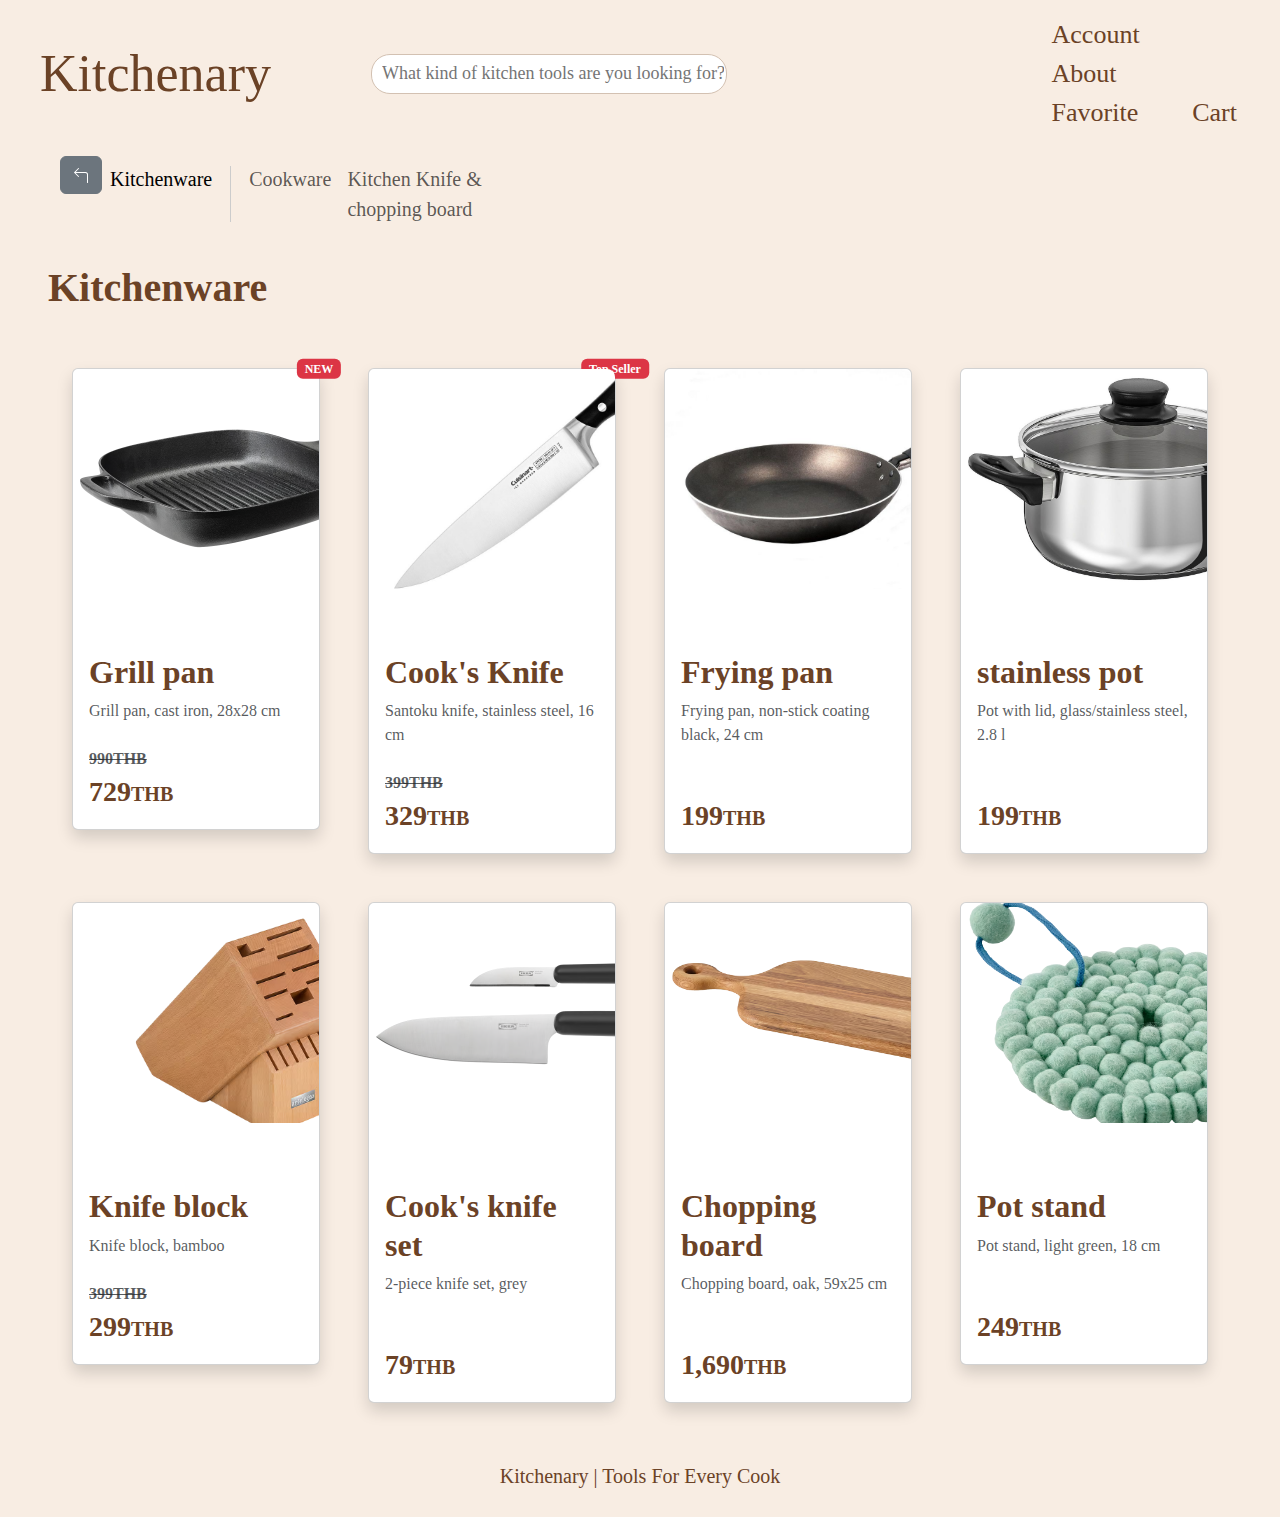
<file: my1stcategory.html>
<!DOCTYPE html>
<html lang="en">
<head>
    <meta charset="UTF-8">
    <meta name="viewport" content="width=device-width, initial-scale=1.0">
    <link href="https://cdn.jsdelivr.net/npm/bootstrap@5.3.2/dist/css/bootstrap.min.css" rel="stylesheet">
    <link rel="stylesheet" href="mystyle.css">
    <title>1stcategory</title>
</head>
<body class="stcategory">
    <header>
        <a href="index.html">Kitchenary</a>
        <input type="text" placeholder="What kind of kitchen tools are you looking for?">
        <div class="A">
            <a href="#">Account</a>
            <a href="#">About</a>
            <a href="#">Favorite</a>
            <a href="#">Cart</a>
        </div>
    </header>

    <nav class="navbar navbar-expand-lg ms-5 mt-3 fs-5">
        <div class="container-fluid">
            <div class="collapse navbar-collapse" id="navbarNav">
                <ul class="navbar-nav">
                    <li>
                        <a href="index.html">
                            <button type="button" class="btn btn-secondary">
                                <svg xmlns="http://www.w3.org/2000/svg" width="16" height="16" fill="currentColor" class="bi bi-arrow-90deg-left" viewBox="0 0 16 16">
                                    <path fill-rule="evenodd" d="M1.146 4.854a.5.5 0 0 1 0-.708l4-4a.5.5 0 1 1 .708.708L2.707 4H12.5A2.5 2.5 0 0 1 15 6.5v8a.5.5 0 0 1-1 0v-8A1.5 1.5 0 0 0 12.5 5H2.707l3.147 3.146a.5.5 0 1 1-.708.708z"/>
                                </svg>
                            </button>
                        </a>
                    </li>
                    <li class="nav-item">
                        <a class="nav-link active" aria-current="page" href="my1stcategory.html">Kitchenware</a>
                    </li>
                    <div class="divider"></div>
                    <li class="nav-item">
                        <a class="nav-link" href="my2ndcategory.html">Cookware</a>
                    </li>
                    <li class="nav-item">
                        <a class="nav-link" href="my3rdcategory.html">Kitchen Knife & <br>chopping board</a>
                    </li>
                </ul>
            </div>
        </div>
    </nav>

    <section class="stcategory">
        <h1 class="mx-5 fw-bold mt-4">Kitchenware</h1>
        <div class="row row-cols-1 row-cols-lg-4 row-cols-md-2 g-5 m-5 mt-2">

                <div class="col">
                    <a href="#" class="products">
                        <div class="card shadow">
                            <span class="position-absolute top-0 start-100 translate-middle badge round-pill bg-danger">NEW</span>
                            <div class="img-wrap">
                                <img src="resources/grill_pan.png" class="bottom card-img-top" alt="grill_pan">
                                <img src="resources/grill_pan_hover.png" class="top card-img-top" alt="grill_pan_hover">
                            </div>
                            <div class="card-body mt-5 ">
                                <h4 class="card-title fw-bold fs-2">Grill pan</h4>
                                <p class="text-muted">Grill pan, cast iron, 28x28 cm</p>
                                <p class="text-muted mt-4 mb-0 text-decoration-line-through fw-semibold">990THB</p>
                                <p class="card-text"><span class="fw-bold fs-3">729</span><span class="fs-5 fw-semibold">THB</span></p>
                            </div>
                        </div>
                    </a>
                </div>

                <div class="col">
                    <a href="#" class="products">
                        <div class="card shadow">
                            <span class="position-absolute top-0 start-100 translate-middle badge round-pill bg-danger">Top Seller</span>
                            <div class="img-wrap">
                                <img src="resources/knife.jpg" class="card-img-top" alt="knife">
                                <img src="resources/knife_hover.png" class="top card-img-top" alt="knife_hover">
                            </div>
                            <div class="card-body mt-5">
                                <h4 class="card-title fw-bold fs-2">Cook's Knife</h4>
                                <p class="text-muted">Santoku knife, stainless steel, 16 cm</p>
                                <p class="text-muted mt-4 mb-0 text-decoration-line-through fw-semibold">399THB</p>
                                <p class="card-text"><span class="fw-bold fs-3">329</span><span class="fs-5 fw-semibold">THB</span></p>
                            </div>
                        </div>
                    </a>
                </div>

                <div class="col">
                    <a href="#" class="products">
                        <div class="card shadow">
                            <div class="img-wrap">
                                <img src="resources/pan.jpg" class="card-img-top" alt="pan">
                                <img src="resources/pan_hover.jpg" class="top card-img-top" alt="pan_hover">
                            </div>
                            <div class="card-body mt-5">
                                <h4 class="card-title fw-bold fs-2">Frying pan</h4>
                                <p class="text-muted">Frying pan, non-stick coating black, 24 cm</p>
                                <p class="text-muted mt-4 mb-0 fw-semibold">&nbsp;</p>
                                <p class="card-text"><span class="fw-bold fs-3">199</span><span class="fs-5 fw-semibold">THB</span></p>
                            </div>
                        </div>
                    </a>
                </div>
            
                <div class="col">
                    <a href="#" class="products">
                        <div class="card shadow">
                            <div class="img-wrap">
                                <img src="resources/stainless_pot.jpg" class="card-img-top" alt="stainless_pot">
                                <img src="resources/stainless_pot_hover.jpg" class="top card-img-top" alt="stainless_pot_hover">
                            </div>
                            <div class="card-body mt-5">
                                <h4 class="card-title fw-bold fs-2">stainless pot</h4>
                                <p class="text-muted">Pot with lid, glass/stainless steel, 2.8 l</p>
                                <p class="text-muted mt-4 mb-0 fw-semibold">&nbsp;</p>
                                <p class="card-text"><span class="fw-bold fs-3">199</span><span class="fs-5 fw-semibold">THB</span></p>
                            </div>
                        </div>
                    </a>
                </div>
                
                <div class="col">
                    <a href="#" class="products">
                        <div class="card shadow">
                            <div class="img-wrap">
                                <img src="resources/knife_block.png" class="card-img-top" alt="knife_block">
                                <img src="resources/knife_block_hover.jpg" class="top card-img-top" alt="knife_block_hover">
                            </div>
                            <div class="card-body mt-5">
                                <h4 class="card-title fw-bold fs-2">Knife block</h4>
                                <p class="text-muted">Knife block, bamboo</p>
                                <p class="text-muted mt-4 mb-0 text-decoration-line-through fw-semibold">399THB</p>
                                <p class="card-text"><span class="fw-bold fs-3">299</span><span class="fs-5 fw-semibold">THB</span></p>
                            </div>
                        </div>
                    </a>
                </div>
                
                <div class="col">
                    <a href="#" class="products">
                        <div class="card shadow">
                            <div class="img-wrap">
                                <img src="resources/knife-set.png" class="card-img-top" alt="knife-set">
                                <img src="resources/knife_set_hover.png" class="top card-img-top" alt="knife_set_hover">
                            </div>
                            <div class="card-body mt-5">
                                <h4 class="card-title fw-bold fs-2">Cook's knife set</h4>
                                <p class="text-muted">2-piece knife set, grey</p>
                                <p class="text-muted mt-4 mb-0 fw-semibold">&nbsp;</p>
                                <p class="card-text"><span class="fw-bold fs-3">79</span><span class="fs-5 fw-semibold">THB</span></p>
                            </div>
                        </div>
                    </a>
                </div>

                <div class="col">
                    <a href="#" class="products">
                        <div class="card shadow">
                            <div class="img-wrap">
                                <img src="resources/chopping_board.png" class="card-img-top" alt="chopping_board">
                                <img src="resources/chopping_board_hover.jpg" class="top card-img-top" alt="chopping_board_hover">
                            </div>
                            <div class="card-body mt-5">
                                <h4 class="card-title fw-bold fs-2">Chopping board</h4>
                                <p class="text-muted">Chopping board, oak, 59x25 cm</p>
                                <p class="text-muted mt-4 mb-0 fw-semibold">&nbsp;</p>
                                <p class="card-text"><span class="fw-bold fs-3">1,690</span><span class="fs-5 fw-semibold">THB</span></p>
                            </div>
                        </div>
                    </a>
                </div>

                <div class="col">
                    <a href="#" class="products">
                        <div class="card shadow">
                            <div class="img-wrap">
                                <img src="resources/pot_stand.png" class="card-img-top" alt="pot_stand">
                                <img src="resources/pot_stand_hover.png" class="top card-img-top" alt="pot_stand_hover">
                            </div>
                            <div class="card-body mt-5">
                                <h4 class="card-title fw-bold fs-2">Pot stand</h4>
                                <p class="text-muted">Pot stand, light green, 18 cm</p>
                                <p class="text-muted mt-4 mb-0 fw-semibold">&nbsp;</p>
                                <p class="card-text"><span class="fw-bold fs-3">249</span><span class="fs-5 fw-semibold">THB</span></p>
                            </div>
                        </div>
                    </a>
                </div>
        </div>
    </section>

    <footer>
        <p>Kitchenary | Tools For Every Cook</p>
    </footer>
</body>
</html>
</file>
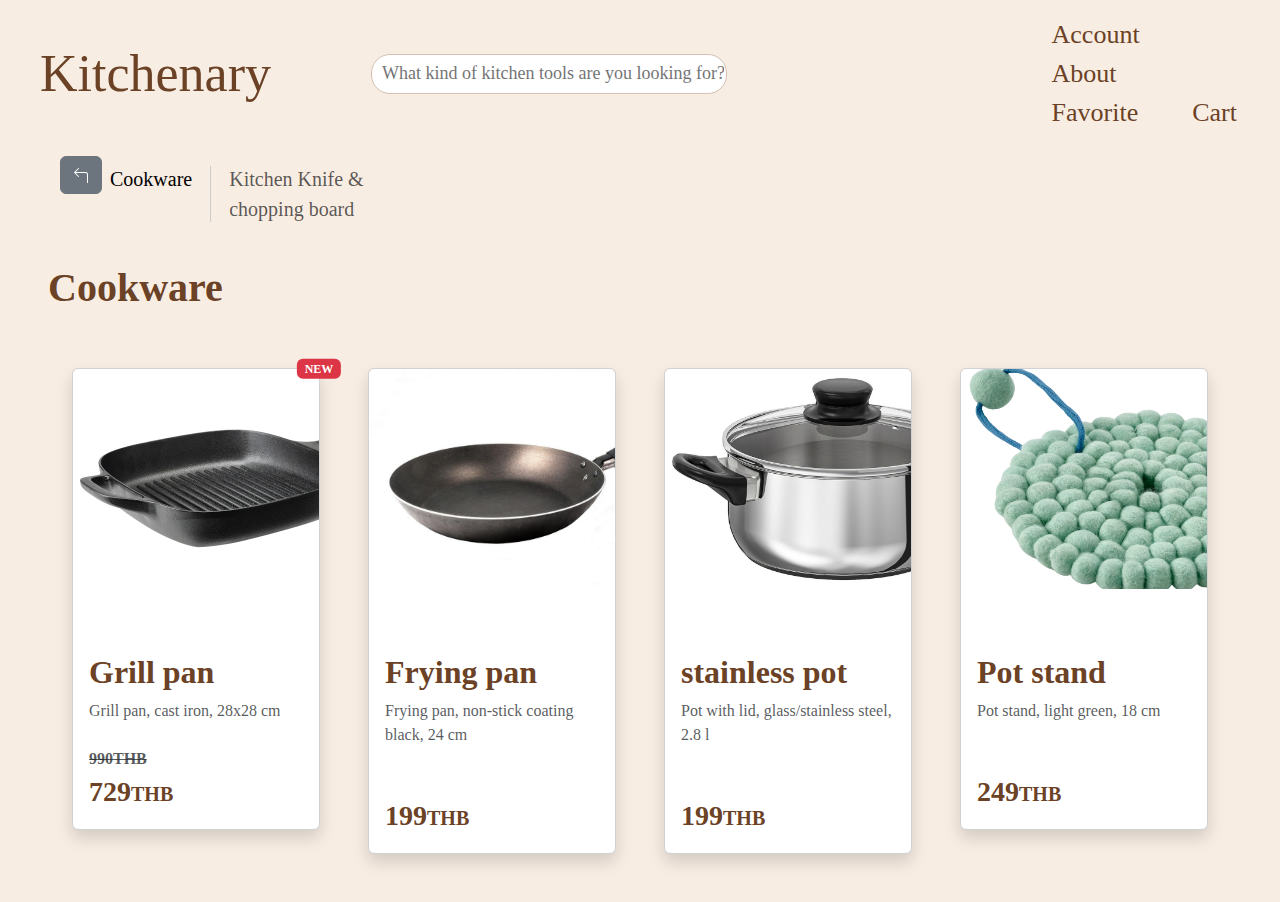
<file: my2ndcategory.html>
<!DOCTYPE html>
<html lang="en">
<head>
    <meta charset="UTF-8">
    <meta name="viewport" content="width=device-width, initial-scale=1.0">
    <link href="https://cdn.jsdelivr.net/npm/bootstrap@5.3.2/dist/css/bootstrap.min.css" rel="stylesheet">
    <link rel="stylesheet" href="mystyle.css">
    <title>2ndcategory</title>
</head>
<body class="ndcategory">

    <header>
        <a href="index.html">Kitchenary</a>
        <input type="text" placeholder="What kind of kitchen tools are you looking for?">
        <div class="A">
            <a href="#">Account</a>
            <a href="#">About</a>
            <a href="#">Favorite</a>
            <a href="#">Cart</a>
        </div>
    </header>

    <nav class="navbar navbar-expand-lg ms-5 mt-3 fs-5">
        <div class="container-fluid">
            <div class="collapse navbar-collapse" id="navbarNav">
                <ul class="navbar-nav">
                    <li>
                        <a href="my1stcategory.html">
                            <button type="button" class="btn btn-secondary">
                                <svg xmlns="http://www.w3.org/2000/svg" width="16" height="16" fill="currentColor" class="bi bi-arrow-90deg-left" viewBox="0 0 16 16">
                                    <path fill-rule="evenodd" d="M1.146 4.854a.5.5 0 0 1 0-.708l4-4a.5.5 0 1 1 .708.708L2.707 4H12.5A2.5 2.5 0 0 1 15 6.5v8a.5.5 0 0 1-1 0v-8A1.5 1.5 0 0 0 12.5 5H2.707l3.147 3.146a.5.5 0 1 1-.708.708z"/>
                                </svg>
                            </button>
                        </a>
                    </li>
                    <li class="nav-item">
                        <a class="nav-link active" aria-current="page" href="my2ndcategory.html">Cookware</a>
                    </li>
                    <div class="divider"></div>
                    <li class="nav-item">
                        <a class="nav-link" href="#">Kitchen Knife & <br>chopping board</a>
                    </li>
                </ul>
            </div>
        </div>
    </nav>

    <section class="ndcategory">
        <h1 class="mx-5 fw-bold mt-4">Cookware</h1>
        <div class="row row-cols-1 row-cols-lg-4 row-cols-md-2 g-5 m-5 mt-2">

                <div class="col">
                    <a href="#" class="products">
                        <div class="card shadow">
                            <span class="position-absolute top-0 start-100 translate-middle badge round-pill bg-danger">NEW</span>
                            <div class="img-wrap">
                                <img src="resources/grill_pan.png" class="bottom card-img-top" alt="grill_pan">
                                <img src="resources/grill_pan_hover.png" class="top card-img-top" alt="grill_pan_hover">
                            </div>
                            <div class="card-body mt-5 ">
                                <h4 class="card-title fw-bold fs-2">Grill pan</h4>
                                <p class="text-muted">Grill pan, cast iron, 28x28 cm</p>
                                <p class="text-muted mt-4 mb-0 text-decoration-line-through fw-semibold">990THB</p>
                                <p class="card-text"><span class="fw-bold fs-3">729</span><span class="fs-5 fw-semibold">THB</span></p>
                            </div>
                        </div>
                    </a>
                </div>

                <div class="col">
                    <a href="#" class="products">
                        <div class="card shadow">
                            <div class="img-wrap">
                                <img src="resources/pan.jpg" class="card-img-top" alt="pan">
                                <img src="resources/pan_hover.jpg" class="top card-img-top" alt="pan_hover">
                            </div>
                            <div class="card-body mt-5">
                                <h4 class="card-title fw-bold fs-2">Frying pan</h4>
                                <p class="text-muted">Frying pan, non-stick coating black, 24 cm</p>
                                <p class="text-muted mt-4 mb-0 fw-semibold">&nbsp;</p>
                                <p class="card-text"><span class="fw-bold fs-3">199</span><span class="fs-5 fw-semibold">THB</span></p>
                            </div>
                        </div>
                    </a>
                </div>
            
                <div class="col">
                    <a href="#" class="products">
                        <div class="card shadow">
                            <div class="img-wrap">
                                <img src="resources/stainless_pot.jpg" class="card-img-top" alt="stainless_pot">
                                <img src="resources/stainless_pot_hover.jpg" class="top card-img-top" alt="stainless_pot_hover">
                            </div>
                            <div class="card-body mt-5">
                                <h4 class="card-title fw-bold fs-2">stainless pot</h4>
                                <p class="text-muted">Pot with lid, glass/stainless steel, 2.8 l</p>
                                <p class="text-muted mt-4 mb-0 fw-semibold">&nbsp;</p>
                                <p class="card-text"><span class="fw-bold fs-3">199</span><span class="fs-5 fw-semibold">THB</span></p>
                            </div>
                        </div>
                    </a>
                </div>

                <div class="col">
                    <a href="#" class="products">
                        <div class="card shadow">
                            <div class="img-wrap">
                                <img src="resources/pot_stand.png" class="card-img-top" alt="pot_stand">
                                <img src="resources/pot_stand_hover.png" class="top card-img-top" alt="pot_stand_hover">
                            </div>
                            <div class="card-body mt-5">
                                <h4 class="card-title fw-bold fs-2">Pot stand</h4>
                                <p class="text-muted">Pot stand, light green, 18 cm</p>
                                <p class="text-muted mt-4 mb-0 fw-semibold">&nbsp;</p>
                                <p class="card-text"><span class="fw-bold fs-3">249</span><span class="fs-5 fw-semibold">THB</span></p>
                            </div>
                        </div>
                    </a>
                </div>
                
        </div>
    </section>
</body>
</html>
</file>
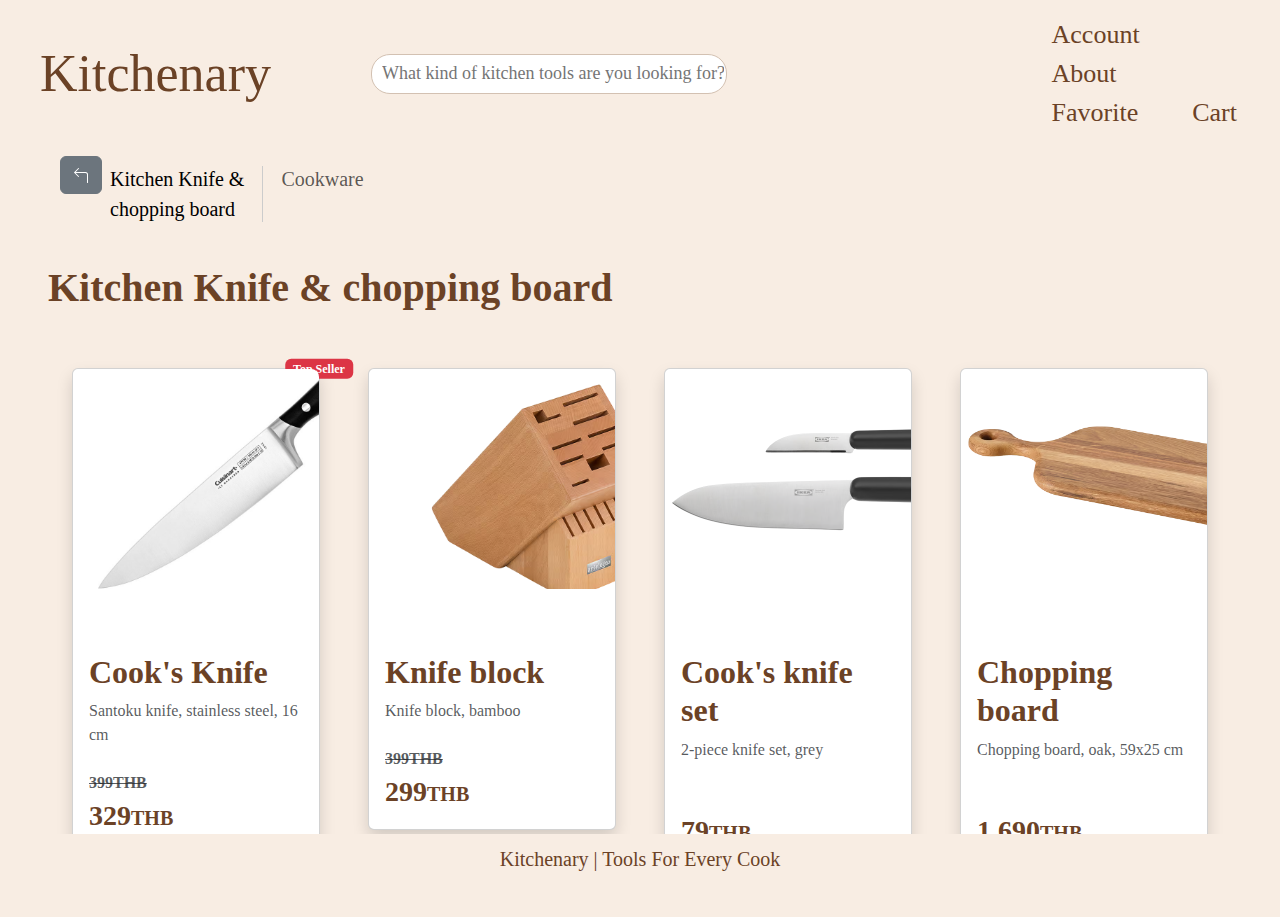
<file: my3rdcategory.html>
<!DOCTYPE html>
<html lang="en">
<head>
    <meta charset="UTF-8">
    <meta name="viewport" content="width=device-width, initial-scale=1.0">
    <link href="https://cdn.jsdelivr.net/npm/bootstrap@5.3.2/dist/css/bootstrap.min.css" rel="stylesheet">
    <link rel="stylesheet" href="mystyle.css">
    <title>3rdcategory</title>
</head>
<body class="rdcategory">
    <header>
        <a href="index.html">Kitchenary</a>
        <input type="text" placeholder="What kind of kitchen tools are you looking for?">
        <div class="A">
            <a href="#">Account</a>
            <a href="#">About</a>
            <a href="#">Favorite</a>
            <a href="#">Cart</a>
        </div>
    </header>

    <nav class="navbar navbar-expand-lg ms-5 mt-3 fs-5">
        <div class="container-fluid">
            <div class="collapse navbar-collapse" id="navbarNav">
                <ul class="navbar-nav">
                    <li>
                        <a href="my1stcategory.html">
                            <button type="button" class="btn btn-secondary">
                                <svg xmlns="http://www.w3.org/2000/svg" width="16" height="16" fill="currentColor" class="bi bi-arrow-90deg-left" viewBox="0 0 16 16">
                                    <path fill-rule="evenodd" d="M1.146 4.854a.5.5 0 0 1 0-.708l4-4a.5.5 0 1 1 .708.708L2.707 4H12.5A2.5 2.5 0 0 1 15 6.5v8a.5.5 0 0 1-1 0v-8A1.5 1.5 0 0 0 12.5 5H2.707l3.147 3.146a.5.5 0 1 1-.708.708z"/>
                                </svg>
                            </button>
                        </a>
                    </li>
                    <li class="nav-item">
                        <a class="nav-link active" aria-current="page" href="my3rdcategory.html">Kitchen Knife & <br>chopping board</a>
                    </li>
                    <div class="divider"></div>
                    <li class="nav-item">
                        <a class="nav-link" href="my2ndcategory.html">Cookware</a>
                    </li>
                </ul>
            </div>
        </div>
    </nav>

    <section class="rdcategory">
        <h1 class="mx-5 fw-bold mt-4">Kitchen Knife & chopping board</h1>
        <div class="row row-cols-1 row-cols-lg-4 row-cols-md-2 g-5 m-5 mt-2">

                <div class="col">
                    <a href="#" class="products">
                        <div class="card shadow">
                            <span class="position-absolute top-0 start-100 translate-middle badge round-pill bg-danger">Top Seller</span>
                            <div class="img-wrap">
                                <img src="resources/knife.jpg" class="card-img-top" alt="knife">
                                <img src="resources/knife_hover.png" class="top card-img-top" alt="knife_hover">
                            </div>
                            <div class="card-body mt-5">
                                <h4 class="card-title fw-bold fs-2">Cook's Knife</h4>
                                <p class="text-muted">Santoku knife, stainless steel, 16 cm</p>
                                <p class="text-muted mt-4 mb-0 text-decoration-line-through fw-semibold">399THB</p>
                                <p class="card-text"><span class="fw-bold fs-3">329</span><span class="fs-5 fw-semibold">THB</span></p>
                            </div>
                        </div>
                    </a>
                </div>
   
                <div class="col">
                    <a href="#" class="products">
                        <div class="card shadow">
                            <div class="img-wrap">
                                <img src="resources/knife_block.png" class="card-img-top" alt="knife_block">
                                <img src="resources/knife_block_hover.jpg" class="top card-img-top" alt="knife_block_hover">
                            </div>
                            <div class="card-body mt-5">
                                <h4 class="card-title fw-bold fs-2">Knife block</h4>
                                <p class="text-muted">Knife block, bamboo</p>
                                <p class="text-muted mt-4 mb-0 text-decoration-line-through fw-semibold">399THB</p>
                                <p class="card-text"><span class="fw-bold fs-3">299</span><span class="fs-5 fw-semibold">THB</span></p>
                            </div>
                        </div>
                    </a>
                </div>
                
                <div class="col">
                    <a href="#" class="products">
                        <div class="card shadow">
                            <div class="img-wrap">
                                <img src="resources/knife-set.png" class="card-img-top" alt="knife-set">
                                <img src="resources/knife_set_hover.png" class="top card-img-top" alt="knife_set_hover">
                            </div>
                            <div class="card-body mt-5">
                                <h4 class="card-title fw-bold fs-2">Cook's knife set</h4>
                                <p class="text-muted">2-piece knife set, grey</p>
                                <p class="text-muted mt-4 mb-0 fw-semibold">&nbsp;</p>
                                <p class="card-text"><span class="fw-bold fs-3">79</span><span class="fs-5 fw-semibold">THB</span></p>
                            </div>
                        </div>
                    </a>
                </div>

                <div class="col">
                    <a href="#" class="products">
                        <div class="card shadow">
                            <div class="img-wrap">
                                <img src="resources/chopping_board.png" class="card-img-top" alt="chopping_board">
                                <img src="resources/chopping_board_hover.jpg" class="top card-img-top" alt="chopping_board_hover">
                            </div>
                            <div class="card-body mt-5">
                                <h4 class="card-title fw-bold fs-2">Chopping board</h4>
                                <p class="text-muted">Chopping board, oak, 59x25 cm</p>
                                <p class="text-muted mt-4 mb-0 fw-semibold">&nbsp;</p>
                                <p class="card-text"><span class="fw-bold fs-3">1,690</span><span class="fs-5 fw-semibold">THB</span></p>
                            </div>
                        </div>
                    </a>
                </div>

        </div>
    </section>

    <footer>
        <p>Kitchenary | Tools For Every Cook</p>
    </footer>
</body>
</html>
</file>
<file: mystyle.css>
/* MyShop */
        body{
            margin: 0px;
            background-color: #FDFAF6;
            font-family: "Cantata One", serif;
        }

        body.myshop header{
            padding-left: 40px;
            padding-top: 15px;
            background-color: #F8EDE3;
            color: #6B4226;
            display: flex;
            align-items: center;
        }

        body.myshop header a{
            font-size: 52px;
            margin-right: 100px;
            color: #6B4226;
            text-decoration: none;
        }

        body.myshop header input{
            padding-left: 10px;
            margin-right: 300px;
            border: 1px solid #d3c1b2;
            border-radius: 19px;
            font-size: 18px;
            width: 683px;
            height: 40px;
            outline: none;
        }

        body.myshop header input:focus{
            border-color: #a47854;
            box-shadow: rgba(204, 128, 84, 0.288) 0px 4px 6px -1px, rgba(0, 0, 0, 0.06) 0px 2px 4px -1px;
        }
 
        body.myshop header .A a{
            margin: 25px;
            color: #6B4226;
            text-decoration: none;
            font-size: 26px;
        }

        body.myshop section{
            padding-top: 120px;
            background-color: #F8EDE3;
            text-align: center;
            box-shadow: rgba(0, 0, 0, 0.12) 0px -40px 36px -28px inset;
            box-sizing: border-box;
        }

        body.myshop section video{
            border: 3px solid #6B4226;
            border-radius: 19px;
            box-shadow: rgba(0, 0, 0, 0.24) 0px 3px 8px;
            width: 300px;
            height: 200px;
            display: flex;
            margin-left: 1560px;
            background-color: #fff;
        }

        body.myshop section h2{
            font-size: 45px;
            color: #5A3825;
        }

        body.myshop section p{
            font-size: 20px;
            color: #5A3825;
        }

        body.myshop section button{
            border: 0px;
            border-radius: 13px;
            color: white;
            background-color: #C89F77;
            font-size: 20px;
            width: 157px;
            height: 51px;
            box-shadow: rgba(0, 0, 0, 0.16) 0px 3px 6px, rgba(0, 0, 0, 0.23) 0px 3px 6px;
        }

        body.myshop section button:hover{
            background-color: #a47854;
        }

        body.myshop .products a{
            text-decoration: none;
        }

        body.myshop .products{
            display: flex;
            justify-content: center;
            gap: 150px;
            margin: 70px 0px;
        }

        body.myshop .product-box{
            align-content: flex-end;
            box-shadow: rgba(0, 0, 0, 0.24) 0px 3px 8px;
            box-sizing: border-box;
            text-align: center;
            background-color: #fff;
            color: #5A3825;
            width: 405px;
            height: 250px;
            border-radius: 12px;
        }

        body.myshop .product-box:hover{
            transform: scale(1.1, 1.1);
        }

        body.myshop .product-box h3{
            font-size: 23px;
            color: #6B4226;
            margin-bottom: 1px;
        }

        body.myshop #price{
            color: red;
            font-weight: bolder;
            font-size: 23px;
            text-decoration: underline;
            text-decoration-style: double;
        }

        body footer{
            padding: 10px;
            background-color: #F8EDE3;
            color: #6b4226;
            font-size: 20px;
            text-align: center;
        }

        /* stcategory */

        body.stcategory{
            background-color: #F8EDE3;
        }

        body.stcategory header{
            padding-left: 40px;
            padding-top: 15px;
            background-color: #F8EDE3;
            color: #6B4226;
            display: flex;
            align-items: center;
        }

        body.stcategory header a{
            font-size: 52px;
            margin-right: 100px;
            color: #6B4226;
            text-decoration: none;
        }

        body.stcategory header input{
            padding-left: 10px;
            margin-right: 300px;
            border: 1px solid #d3c1b2;
            border-radius: 19px;
            font-size: 18px;
            width: 683px;
            height: 40px;
            outline: none;
        }

        body.stcategory header input:focus{
            border-color: #a47854;
            box-shadow: rgba(204, 128, 84, 0.288) 0px 4px 6px -1px, rgba(0, 0, 0, 0.06) 0px 2px 4px -1px;
        }
 
        body.stcategory header .A a{
            margin: 25px;
            color: #6B4226;
            text-decoration: none;
            font-size: 26px;
        }

        body.stcategory .divider{
            width: 1px;
            background-color: #ccc;
            margin: 10px;
        }

        body.stcategory .img-wrap {
            height: 220px;
            position: relative;
            overflow: hidden;
            border-radius: 8px 8px 0px 0px;
        }

        body.stcategory .img-wrap img {
            width: 350px;
            height: 220px;
            object-fit: cover;
            display: block;
            position: absolute;
            left: 0;
            top: 0;
            transition: opacity 0.25s ease;
        }

        body.stcategory .img-wrap img.top {
            width: 100%;
            opacity: 0;
            pointer-events: none;
        }

        body.stcategory .img-wrap:hover img.top {
            opacity: 1;
        }

        body.stcategory section.stcategory{
            color: #6B4226;
        }

        body.stcategory .card-body{
            color: #6B4226;
        }

        body.stcategory a.products{
            text-decoration: none;
        }
        
         /* ndcategory */

        body.ndcategory{
            background-color: #F8EDE3;
        }

        body.ndcategory header{
            padding-left: 40px;
            padding-top: 15px;
            background-color: #F8EDE3;
            color: #6B4226;
            display: flex;
            align-items: center;
        }

        body.ndcategory header a{
            font-size: 52px;
            margin-right: 100px;
            color: #6B4226;
            text-decoration: none;
        }

        body.ndcategory header input{
            padding-left: 10px;
            margin-right: 300px;
            border: 1px solid #d3c1b2;
            border-radius: 19px;
            font-size: 18px;
            width: 683px;
            height: 40px;
            outline: none;
        }

        body.ndcategory header input:focus{
            border-color: #a47854;
            box-shadow: rgba(204, 128, 84, 0.288) 0px 4px 6px -1px, rgba(0, 0, 0, 0.06) 0px 2px 4px -1px;
        }
 
        body.ndcategory header .A a{
            margin: 25px;
            color: #6B4226;
            text-decoration: none;
            font-size: 26px;
        }

        body.ndcategory .divider{
            width: 1px;
            background-color: #ccc;
            margin: 10px;
        }

        body.ndcategory .img-wrap {
            height: 220px;
            position: relative;
            overflow: hidden;
            border-radius: 8px 8px 0px 0px;
        }

        body.ndcategory .img-wrap img {
            width: 350px;
            height: 220px;
            object-fit: cover;
            display: block;
            position: absolute;
            left: 0;
            top: 0;
            transition: opacity 0.25s ease;
        }

        body.ndcategory .img-wrap img.top {
            width: 100%;
            opacity: 0;
            pointer-events: none;
        }

        body.ndcategory .img-wrap:hover img.top {
            opacity: 1;
        }

        body.ndcategory section.ndcategory{
            color: #6B4226;
        }

        body.ndcategory .card-body{
            color: #6B4226;
        }

        body.ndcategory a.products{
            text-decoration: none;
        }

        body.ndcategory footer{
            position: fixed;
            bottom: 0;
            width: 100%;
        }

        /* 3rdcategory */

        body.rdcategory{
            background-color: #F8EDE3;
        }

        body.rdcategory header{
            padding-left: 40px;
            padding-top: 15px;
            background-color: #F8EDE3;
            color: #6B4226;
            display: flex;
            align-items: center;
        }

        body.rdcategory header a{
            font-size: 52px;
            margin-right: 100px;
            color: #6B4226;
            text-decoration: none;
        }

        body.rdcategory header input{
            padding-left: 10px;
            margin-right: 300px;
            border: 1px solid #d3c1b2;
            border-radius: 19px;
            font-size: 18px;
            width: 683px;
            height: 40px;
            outline: none;
        }

        body.rdcategory header input:focus{
            border-color: #a47854;
            box-shadow: rgba(204, 128, 84, 0.288) 0px 4px 6px -1px, rgba(0, 0, 0, 0.06) 0px 2px 4px -1px;
        }
 
        body.rdcategory header .A a{
            margin: 25px;
            color: #6B4226;
            text-decoration: none;
            font-size: 26px;
        }

        body.rdcategory .divider{
            width: 1px;
            background-color: #ccc;
            margin: 10px;
        }

        body.rdcategory .img-wrap {
            height: 220px;
            position: relative;
            overflow: hidden;
            border-radius: 8px 8px 0px 0px;
        }

        body.rdcategory .img-wrap img {
            width: 350px;
            height: 220px;
            object-fit: cover;
            display: block;
            position: absolute;
            left: 0;
            top: 0;
            transition: opacity 0.25s ease;
        }

        body.rdcategory .img-wrap img.top {
            width: 100%;
            opacity: 0;
            pointer-events: none;
        }

        body.rdcategory .img-wrap:hover img.top {
            opacity: 1;
        }

        body.rdcategory section.rdcategory{
            color: #6B4226;
        }

        body.rdcategory .card-body{
            color: #6B4226;
        }

        body.rdcategory a.products{
            text-decoration: none;
        }

        body.rdcategory footer{
            position: fixed;
            bottom: 0;
            width: 100%;
        }
</file>
